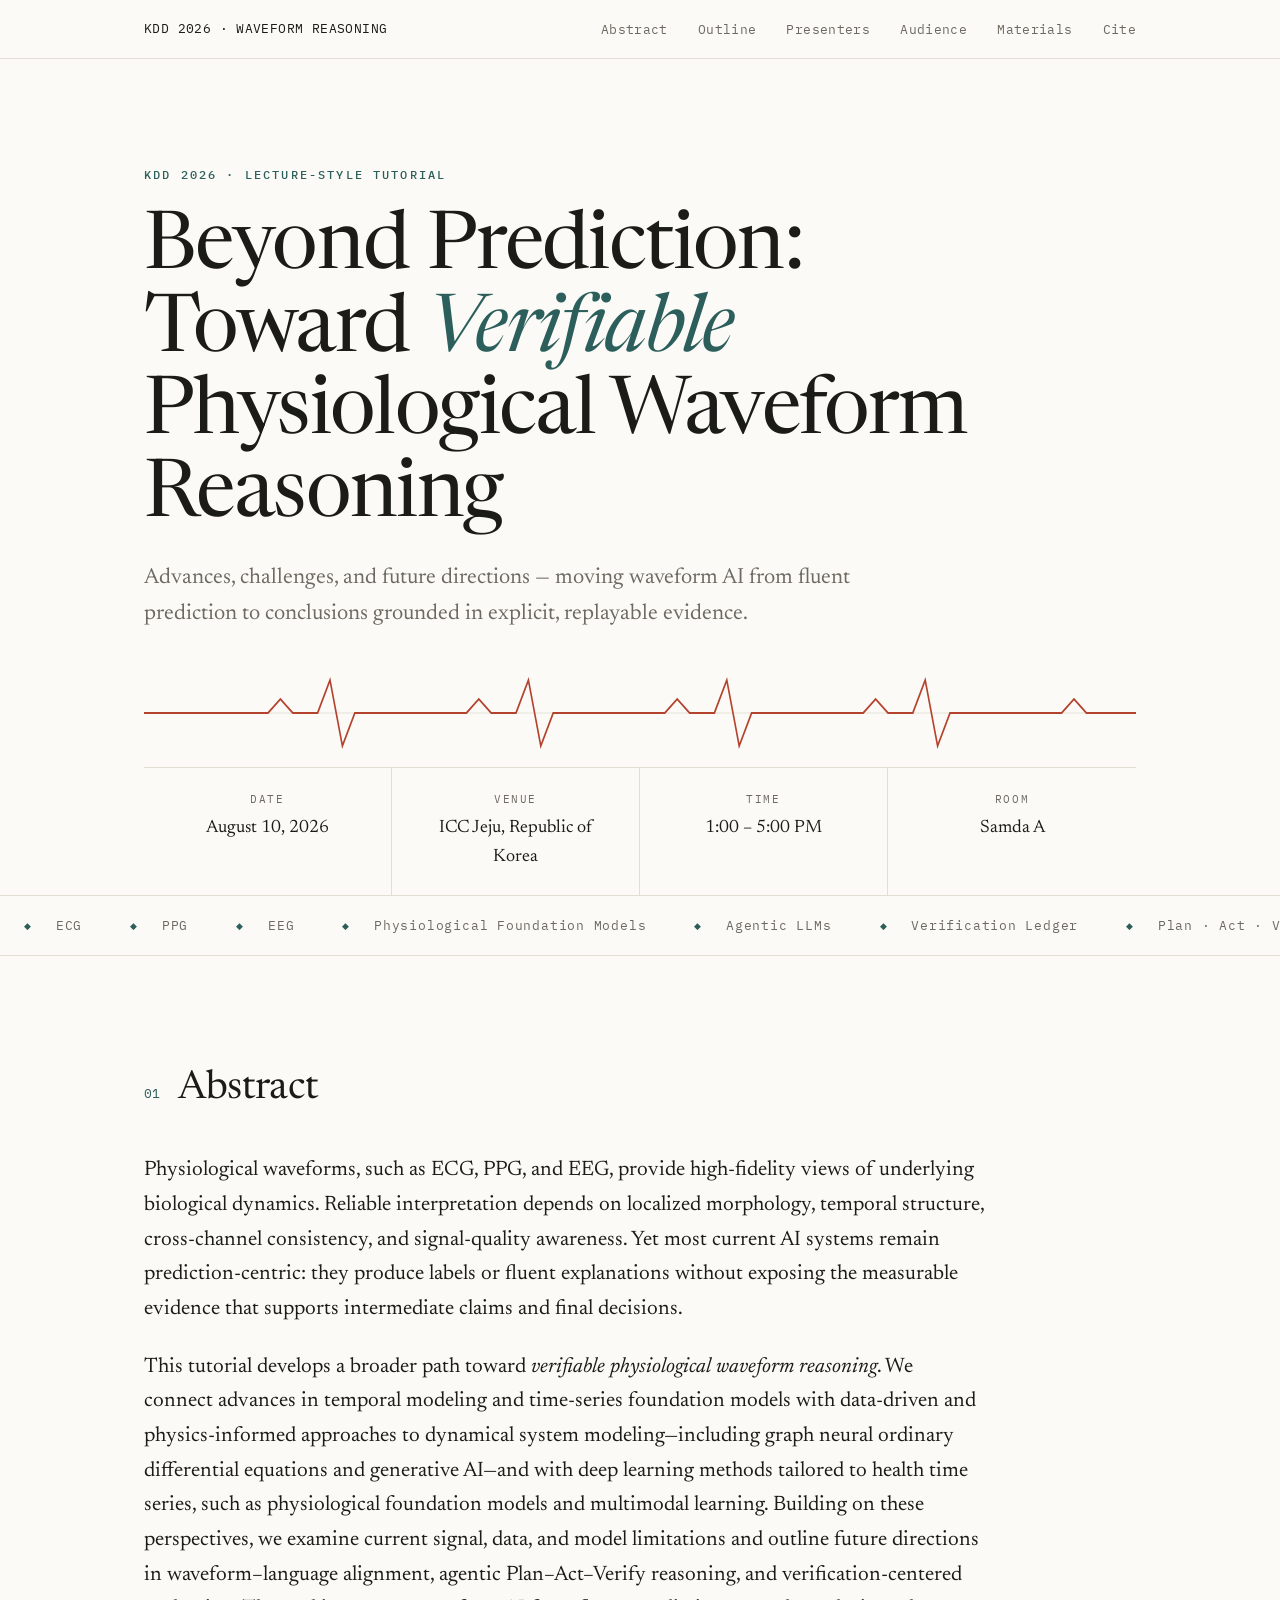
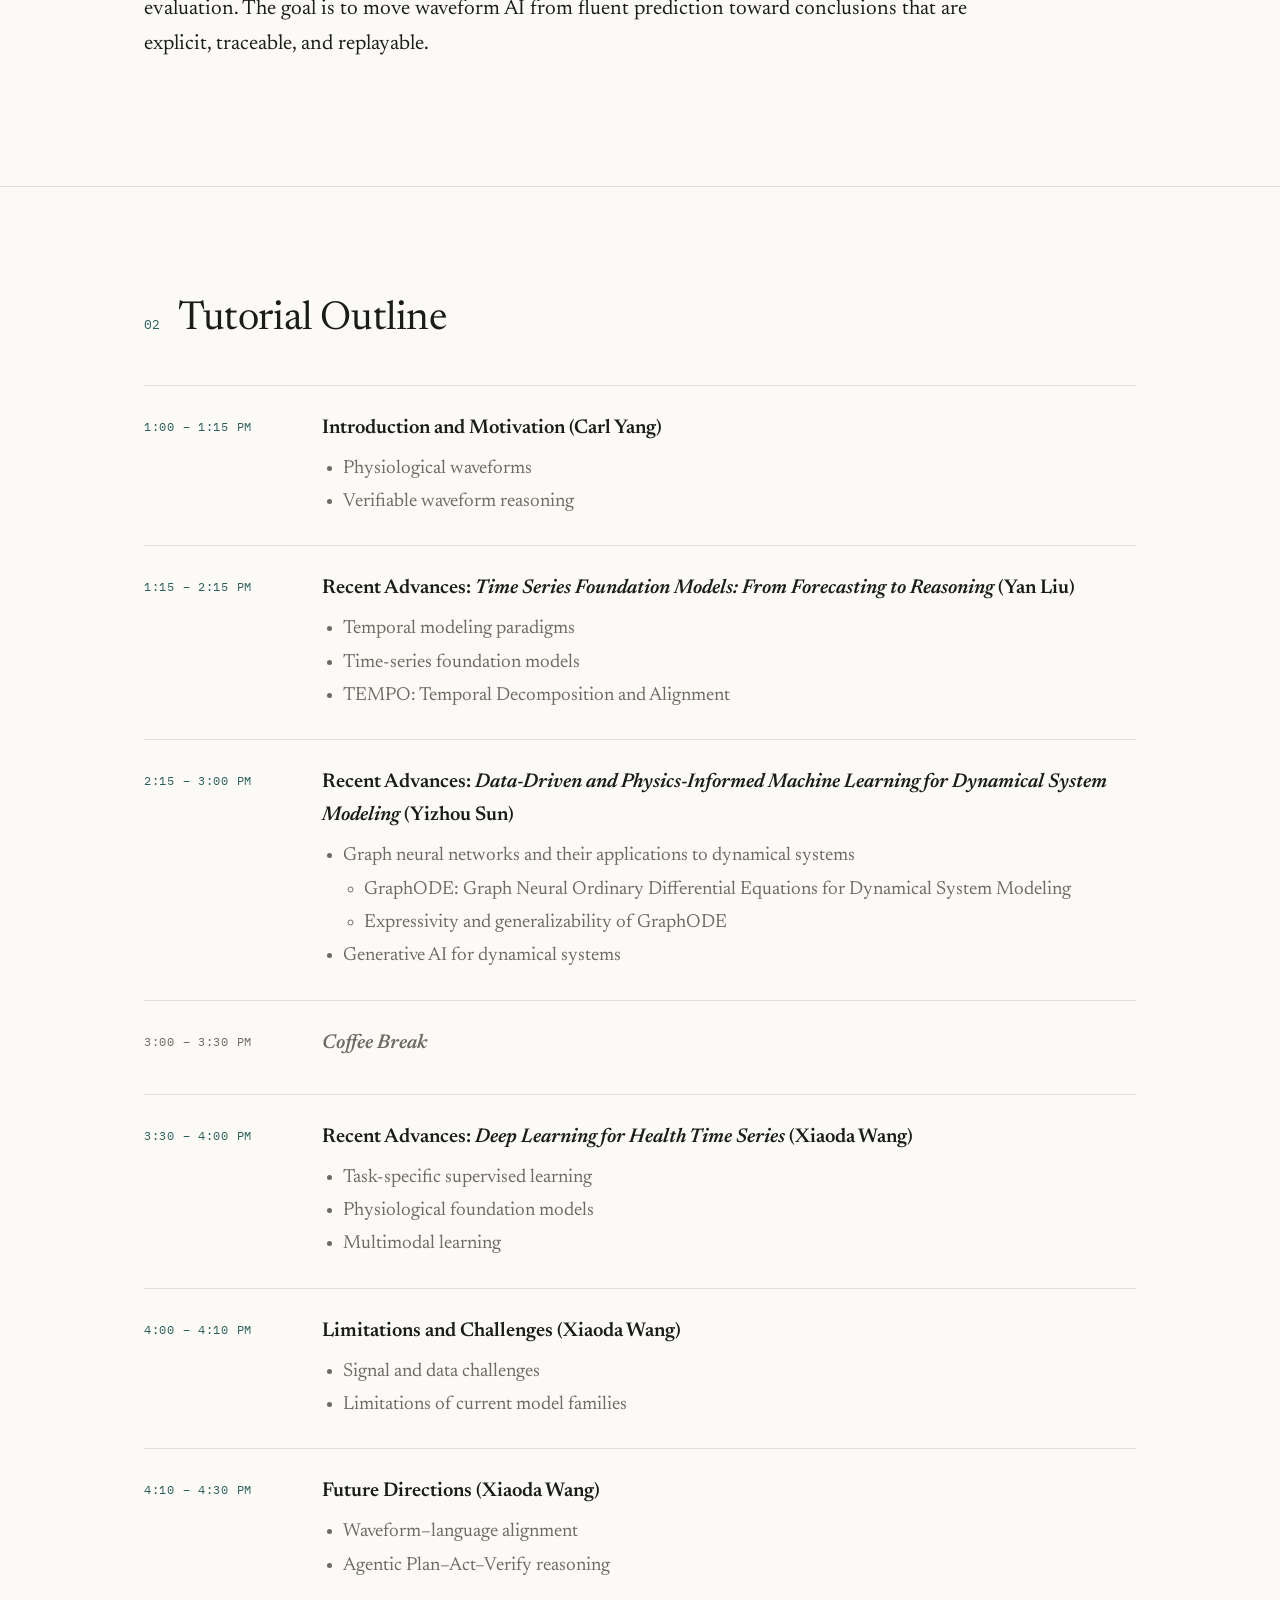
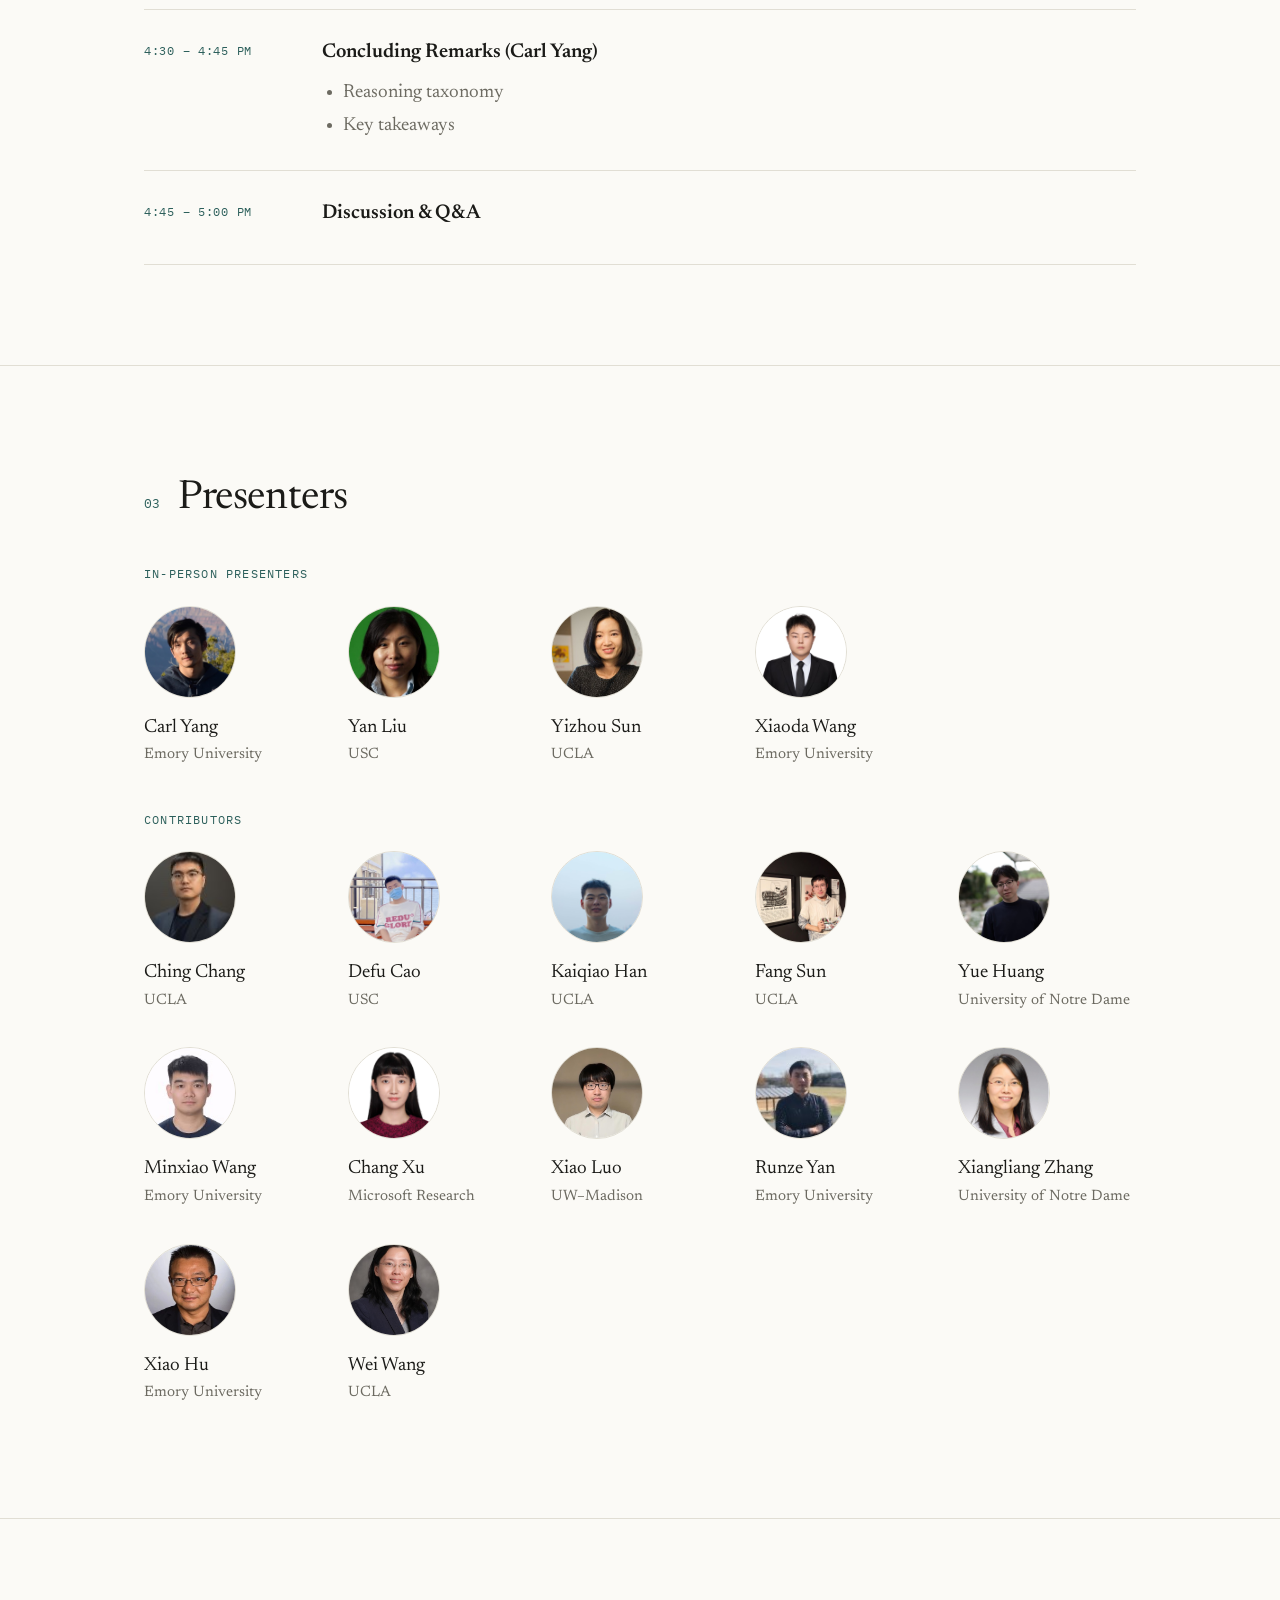
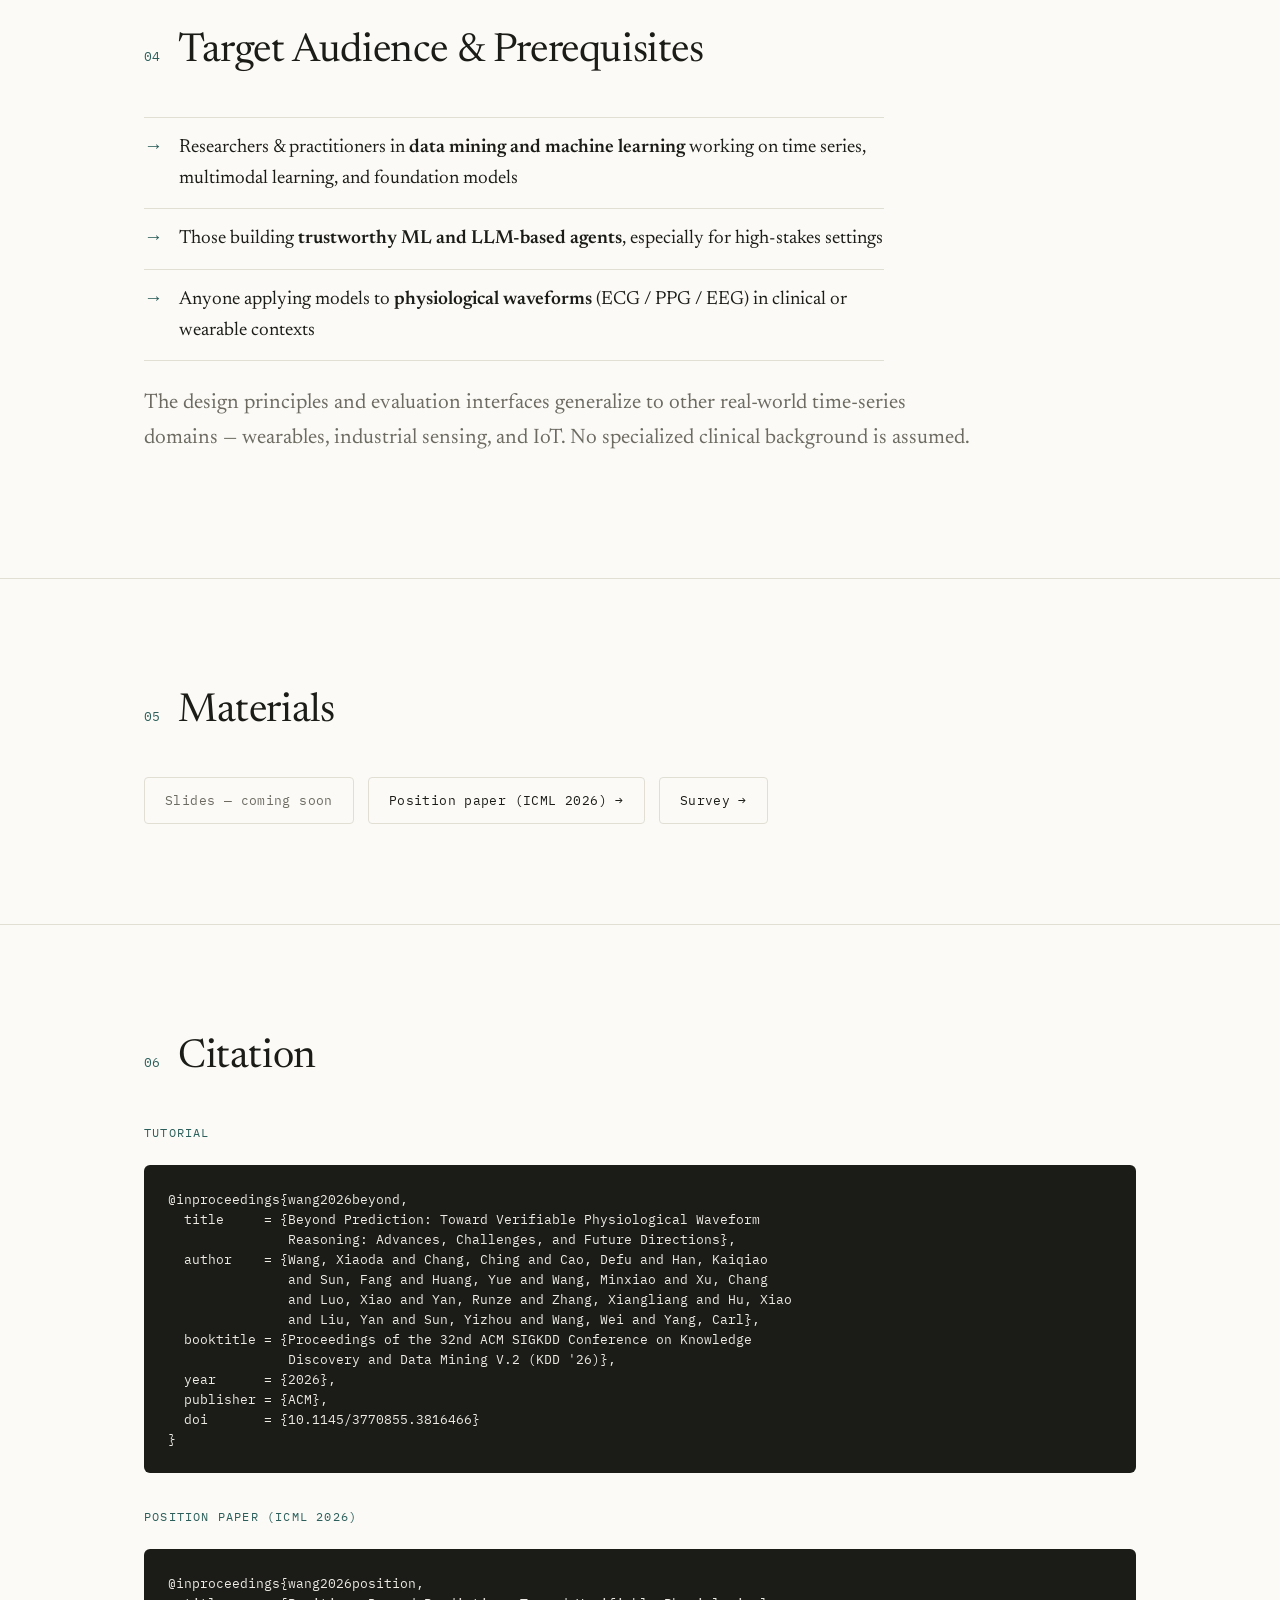
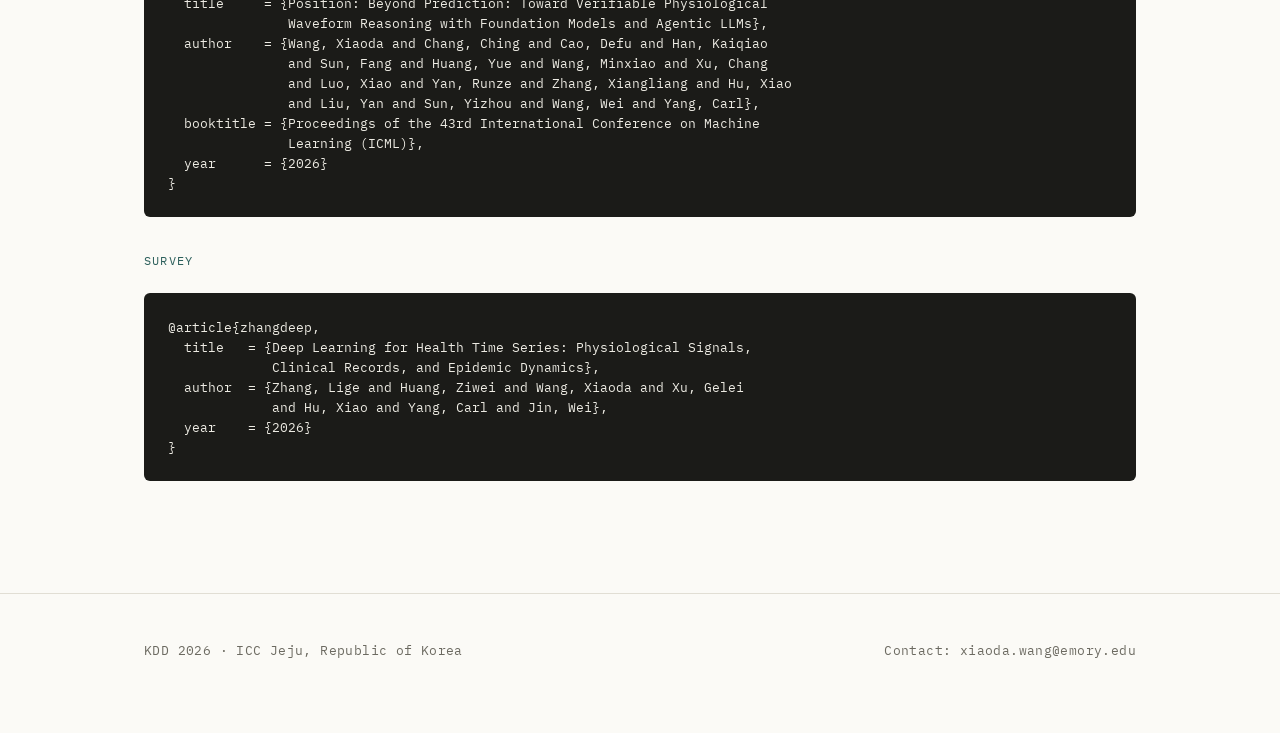
<file: kdd2026_tutorial.html>
<!DOCTYPE html>
<html lang="en">
<head>
<meta charset="UTF-8" />
<meta name="viewport" content="width=device-width, initial-scale=1.0" />
<title>Beyond Prediction — Verifiable Physiological Waveform Reasoning · KDD 2026 Tutorial</title>
<meta name="description" content="KDD 2026 lecture-style tutorial on verifiable physiological waveform reasoning with foundation models and agentic LLMs." />
<link rel="canonical" href="https://ignite-abd.github.io/kdd2026_tutorial.html" />

<!-- Open Graph / Twitter — link-share preview -->
<meta property="og:type" content="website" />
<meta property="og:title" content="Beyond Prediction: Toward Verifiable Physiological Waveform Reasoning — KDD 2026 Tutorial" />
<meta property="og:description" content="A KDD 2026 lecture-style tutorial: moving waveform AI (ECG/PPG/EEG) from fluent prediction to conclusions grounded in explicit, replayable evidence." />
<meta property="og:url" content="https://ignite-abd.github.io/kdd2026_tutorial.html" />
<meta name="twitter:card" content="summary" />
<meta name="twitter:title" content="Beyond Prediction: Verifiable Physiological Waveform Reasoning — KDD 2026 Tutorial" />
<meta name="twitter:description" content="Advances, challenges, and future directions toward verifiable, closed-loop waveform reasoning." />

<!-- Favicon: minimal ECG pulse (inline SVG, no external request) -->
<link rel="icon" href="data:image/svg+xml,%3Csvg xmlns='http://www.w3.org/2000/svg' viewBox='0 0 32 32'%3E%3Crect width='32' height='32' fill='%23FBFAF6'/%3E%3Cpath d='M2 16 H11 L13 16 L15 7 L18 25 L20 16 L23 16 L24 13 L25 16 H30' fill='none' stroke='%23B4432E' stroke-width='2' stroke-linejoin='round' stroke-linecap='round'/%3E%3C/svg%3E" />

<!-- =====================================================================
     KDD 2026 LECTURE-STYLE TUTORIAL — "Beyond Prediction"
     Single self-contained file. Presenter photos live in ./assets/img/
     (sourced from each presenter's homepage, ~400px, <40KB each).
     ===================================================================== -->

<link rel="preconnect" href="https://fonts.googleapis.com" />
<link rel="preconnect" href="https://fonts.gstatic.com" crossorigin />
<link href="https://fonts.googleapis.com/css2?family=Newsreader:ital,opsz,wght@0,6..72,300;0,6..72,400;0,6..72,500;0,6..72,600;1,6..72,400;1,6..72,500&family=IBM+Plex+Mono:wght@400;500&display=swap" rel="stylesheet" />

<style>
  :root{
    --paper:#FBFAF6; --paper-2:#F3F1EA; --ink:#1B1B18; --muted:#6C6A61;
    --hair:#E1DED4; --accent:#2C5F5B; --pulse:#B4432E;
    --serif:"Newsreader",Georgia,"Times New Roman",serif;
    --mono:"IBM Plex Mono",ui-monospace,Menlo,monospace;
    --maxw:1120px; --pad:clamp(20px,5vw,64px);
  }
  *{box-sizing:border-box;}
  html{scroll-behavior:smooth;}
  @media (prefers-reduced-motion:reduce){html{scroll-behavior:auto;}}
  body{margin:0;background:var(--paper);color:var(--ink);font-family:var(--serif);
    font-size:19px;line-height:1.65;-webkit-font-smoothing:antialiased;text-rendering:optimizeLegibility;}
  .wrap{max-width:var(--maxw);margin:0 auto;padding-inline:var(--pad);}
  a{color:var(--ink);text-decoration-color:var(--hair);text-underline-offset:3px;}
  a:hover{text-decoration-color:var(--accent);}
  a:focus-visible,button:focus-visible{outline:2px solid var(--accent);outline-offset:3px;}
  .eyebrow{font-family:var(--mono);font-size:12px;letter-spacing:.18em;text-transform:uppercase;color:var(--accent);font-weight:500;}

  /* nav */
  nav.topbar{position:sticky;top:0;z-index:50;background:color-mix(in srgb,var(--paper) 88%,transparent);backdrop-filter:blur(8px);border-bottom:1px solid var(--hair);}
  nav.topbar .wrap{display:flex;align-items:center;justify-content:space-between;height:58px;}
  nav.topbar .brand{font-family:var(--mono);font-size:13px;letter-spacing:.03em;}
  nav.topbar .links{display:flex;gap:clamp(14px,2.4vw,30px);}
  nav.topbar .links a{font-family:var(--mono);font-size:12.5px;color:var(--muted);letter-spacing:.03em;text-decoration:none;}
  nav.topbar .links a:hover{color:var(--ink);}
  @media (max-width:720px){nav.topbar .links{display:none;}}

  /* hero */
  header.hero{padding-top:clamp(52px,9vw,100px);}
  header.hero h1{font-weight:400;font-size:clamp(36px,6.6vw,80px);line-height:1.03;letter-spacing:-.02em;margin:18px 0 0;max-width:18ch;}
  header.hero h1 em{font-style:italic;color:var(--accent);}
  header.hero .sub{margin-top:22px;max-width:64ch;font-size:clamp(18px,2.2vw,22px);color:var(--muted);}
  .wave{margin:38px 0 6px;width:100%;height:84px;display:block;}
  .wave path{fill:none;stroke:var(--pulse);stroke-width:2;}
  .wave .trace{stroke-dasharray:2600;stroke-dashoffset:2600;animation:draw 3.6s ease-out forwards;}
  .wave .grid{stroke:var(--hair);stroke-width:1;}
  @keyframes draw{to{stroke-dashoffset:0;}}
  @media (prefers-reduced-motion:reduce){.wave .trace{animation:none;stroke-dashoffset:0;}}

  .meta{display:flex;flex-wrap:wrap;border-top:1px solid var(--hair);margin-top:12px;}
  .meta .cell{flex:1 1 150px;padding:22px 28px;text-align:center;border-right:1px solid var(--hair);}
  .meta .cell:last-child{border-right:none;}
  .meta .k{font-family:var(--mono);font-size:11px;letter-spacing:.14em;text-transform:uppercase;color:var(--muted);}
  .meta .v{margin-top:6px;font-size:18px;}
  @media (max-width:720px){.meta .cell{flex-basis:100%;border-right:none;border-bottom:1px solid var(--hair);}}

  .ticker{border-top:1px solid var(--hair);border-bottom:1px solid var(--hair);overflow:hidden;white-space:nowrap;padding:14px 0;}
  .ticker .run{display:inline-block;font-family:var(--mono);font-size:13px;letter-spacing:.06em;color:var(--muted);animation:slide 30s linear infinite;}
  .ticker .run span{padding:0 24px;}
  .ticker .run span::before{content:"\25C6";color:var(--accent);padding-right:24px;font-size:9px;vertical-align:middle;}
  @keyframes slide{from{transform:translateX(0);}to{transform:translateX(-50%);}}
  @media (prefers-reduced-motion:reduce){.ticker .run{animation:none;}}

  section{padding:clamp(56px,8vw,100px) 0;border-bottom:1px solid var(--hair);}
  .sec-head{display:flex;align-items:baseline;gap:18px;margin-bottom:32px;}
  .sec-head .num{font-family:var(--mono);font-size:13px;color:var(--accent);}
  .sec-head h2{font-weight:400;font-size:clamp(26px,4vw,40px);letter-spacing:-.01em;margin:0;}
  .lede{max-width:70ch;font-size:clamp(18px,2vw,21px);}
  .lede p{margin:0 0 1.1em;}

  /* outline */
  .outline{display:grid;}
  .part{display:grid;grid-template-columns:150px 1fr;gap:28px;padding:26px 0;border-top:1px solid var(--hair);}
  .part:last-child{border-bottom:1px solid var(--hair);}
  .part .lbl{font-family:var(--mono);font-size:12px;letter-spacing:.06em;color:var(--accent);padding-top:5px;}
  .part.brk .lbl{color:var(--muted);}
  .part h3{font-weight:600;font-size:20px;margin:0 0 8px;}
  .part ul{margin:0;padding-left:1.1em;color:var(--muted);}
  .part ul li{margin:2px 0;}
  .part.brk h3{color:var(--muted);font-weight:600;font-style:italic;}
  @media (max-width:720px){.part{grid-template-columns:1fr;gap:6px;}}

  /* people */
  .grp-label{font-family:var(--mono);font-size:12px;letter-spacing:.1em;text-transform:uppercase;color:var(--accent);margin:8px 0 22px;}
  .people{display:grid;grid-template-columns:repeat(auto-fill,minmax(170px,1fr));gap:34px 26px;margin-bottom:12px;}
  .person img{width:92px;height:92px;border-radius:50%;object-fit:cover;background:var(--paper-2);border:1px solid var(--hair);display:block;}
  .person .name{font-size:19px;margin-top:14px;}
  .person .name a{text-decoration:none;}
  .person .aff{color:var(--muted);font-size:15px;}
  .person .foc{font-size:14.5px;color:var(--muted);margin-top:6px;line-height:1.45;}
  .contrib{max-width:78ch;color:var(--muted);font-size:17px;line-height:1.9;margin-top:6px;}
  .contrib b{color:var(--ink);font-weight:500;}

  ul.aud{list-style:none;padding:0;margin:0;max-width:74ch;}
  ul.aud li{padding:14px 0;border-top:1px solid var(--hair);display:flex;gap:16px;}
  ul.aud li:last-child{border-bottom:1px solid var(--hair);}
  ul.aud li::before{content:"\2192";color:var(--accent);}
  ul.aud li b{font-weight:600;}

  .materials{display:flex;flex-wrap:wrap;gap:14px;}
  .materials a{font-family:var(--mono);font-size:13px;letter-spacing:.03em;border:1px solid var(--hair);padding:12px 20px;border-radius:4px;text-decoration:none;color:var(--ink);}
  .materials a:hover{border-color:var(--accent);color:var(--accent);}
  .materials a[aria-disabled="true"]{color:var(--muted);pointer-events:none;}

  pre.bib{background:var(--ink);color:#EDEBE3;font-family:var(--mono);font-size:12.5px;line-height:1.6;padding:24px;border-radius:6px;overflow-x:auto;}

  footer{padding:46px 0 72px;color:var(--muted);}
  footer .wrap{display:flex;justify-content:space-between;flex-wrap:wrap;gap:12px;font-family:var(--mono);font-size:13px;letter-spacing:.03em;}

  .reveal{opacity:0;transform:translateY(14px);transition:opacity .7s ease,transform .7s ease;}
  .reveal.in{opacity:1;transform:none;}
  @media (prefers-reduced-motion:reduce){.reveal{opacity:1;transform:none;transition:none;}}
</style>
</head>
<body>

<nav class="topbar">
  <div class="wrap">
    <span class="brand">KDD 2026 · WAVEFORM REASONING</span>
    <div class="links">
      <a href="#abstract">Abstract</a>
      <a href="#outline">Outline</a>
      <a href="#presenters">Presenters</a>
      <a href="#audience">Audience</a>
      <a href="#materials">Materials</a>
      <a href="#cite">Cite</a>
    </div>
  </div>
</nav>

<header class="hero">
  <div class="wrap">
    <span class="eyebrow">KDD 2026 · Lecture-Style Tutorial</span>
    <h1>Beyond Prediction: Toward <em>Verifiable</em> Physiological Waveform Reasoning</h1>
    <p class="sub">Advances, challenges, and future directions — moving waveform AI from fluent prediction to conclusions grounded in explicit, replayable evidence.</p>
    <svg class="wave" viewBox="0 0 1200 84" preserveAspectRatio="none" aria-hidden="true">
      <line class="grid" x1="0" y1="42" x2="1200" y2="42" />
      <path class="trace" d="M0,42 L120,42 L150,42 L165,28 L180,42 L210,42 L225,9 L240,75 L255,42 L360,42 L390,42 L405,28 L420,42 L450,42 L465,9 L480,75 L495,42 L600,42 L630,42 L645,28 L660,42 L690,42 L705,9 L720,75 L735,42 L840,42 L870,42 L885,28 L900,42 L930,42 L945,9 L960,75 L975,42 L1080,42 L1110,42 L1125,28 L1140,42 L1200,42" />
    </svg>
  </div>
  <div class="wrap">
    <div class="meta">
      <div class="cell"><div class="k">Date</div><div class="v">August 10, 2026</div></div>
      <div class="cell"><div class="k">Venue</div><div class="v">ICC Jeju, Republic of Korea</div></div>
      <div class="cell"><div class="k">Time</div><div class="v">1:00 – 5:00 PM</div></div>
      <div class="cell"><div class="k">Room</div><div class="v">Samda A</div></div>
    </div>
  </div>
  <div class="ticker" aria-hidden="true">
    <div class="run">
      <span>ECG</span><span>PPG</span><span>EEG</span><span>Physiological Foundation Models</span><span>Agentic LLMs</span><span>Verification Ledger</span><span>Plan · Act · Verify</span>
      <span>ECG</span><span>PPG</span><span>EEG</span><span>Physiological Foundation Models</span><span>Agentic LLMs</span><span>Verification Ledger</span><span>Plan · Act · Verify</span>
    </div>
  </div>
</header>

<section id="abstract">
  <div class="wrap">
    <div class="sec-head"><span class="num">01</span><h2>Abstract</h2></div>
    <div class="lede reveal">
      <p>Physiological waveforms, such as ECG, PPG, and EEG, provide high-fidelity views of underlying biological dynamics. Reliable interpretation depends on localized morphology, temporal structure, cross-channel consistency, and signal-quality awareness. Yet most current AI systems remain prediction-centric: they produce labels or fluent explanations without exposing the measurable evidence that supports intermediate claims and final decisions.</p>
      <p>This tutorial develops a broader path toward <em>verifiable physiological waveform reasoning</em>. We connect advances in temporal modeling and time-series foundation models with data-driven and physics-informed approaches to dynamical system modeling—including graph neural ordinary differential equations and generative AI—and with deep learning methods tailored to health time series, such as physiological foundation models and multimodal learning. Building on these perspectives, we examine current signal, data, and model limitations and outline future directions in waveform–language alignment, agentic Plan–Act–Verify reasoning, and verification-centered evaluation. The goal is to move waveform AI from fluent prediction toward conclusions that are explicit, traceable, and replayable.</p>
    </div>
  </div>
</section>

<section id="outline">
  <div class="wrap">
    <div class="sec-head"><span class="num">02</span><h2>Tutorial Outline</h2></div>
    <div class="outline reveal">
      <div class="part">
        <div class="lbl">1:00 – 1:15 PM</div>
        <div><h3>Introduction and Motivation (Carl Yang)</h3>
          <ul><li>Physiological waveforms</li><li>Verifiable waveform reasoning</li></ul></div>
      </div>
      <div class="part">
        <div class="lbl">1:15 – 2:15 PM</div>
        <div><h3>Recent Advances: <em>Time Series Foundation Models: From Forecasting to Reasoning</em> (Yan Liu)</h3>
          <ul><li>Temporal modeling paradigms</li><li>Time-series foundation models</li><li>TEMPO: Temporal Decomposition and Alignment</li></ul></div>
      </div>
      <div class="part">
        <div class="lbl">2:15 – 3:00 PM</div>
        <div><h3>Recent Advances: <em>Data-Driven and Physics-Informed Machine Learning for Dynamical System Modeling</em> (Yizhou Sun)</h3>
          <ul>
            <li>Graph neural networks and their applications to dynamical systems
              <ul><li>GraphODE: Graph Neural Ordinary Differential Equations for Dynamical System Modeling</li><li>Expressivity and generalizability of GraphODE</li></ul>
            </li>
            <li>Generative AI for dynamical systems</li>
          </ul></div>
      </div>
      <div class="part brk">
        <div class="lbl">3:00 – 3:30 PM</div>
        <div><h3>Coffee Break</h3></div>
      </div>
      <div class="part">
        <div class="lbl">3:30 – 4:00 PM</div>
        <div><h3>Recent Advances: <em>Deep Learning for Health Time Series</em> (Xiaoda Wang)</h3>
          <ul><li>Task-specific supervised learning</li><li>Physiological foundation models</li><li>Multimodal learning</li></ul></div>
      </div>
      <div class="part">
        <div class="lbl">4:00 – 4:10 PM</div>
        <div><h3>Limitations and Challenges (Xiaoda Wang)</h3>
          <ul><li>Signal and data challenges</li><li>Limitations of current model families</li></ul></div>
      </div>
      <div class="part">
        <div class="lbl">4:10 – 4:30 PM</div>
        <div><h3>Future Directions (Xiaoda Wang)</h3>
          <ul><li>Waveform–language alignment</li><li>Agentic Plan–Act–Verify reasoning</li></ul></div>
      </div>
      <div class="part">
        <div class="lbl">4:30 – 4:45 PM</div>
        <div><h3>Concluding Remarks (Carl Yang)</h3>
          <ul><li>Reasoning taxonomy</li><li>Key takeaways</li></ul></div>
      </div>
      <div class="part">
        <div class="lbl">4:45 – 5:00 PM</div>
        <div><h3>Discussion &amp; Q&amp;A</h3></div>
      </div>
    </div>
  </div>
</section>

<section id="presenters">
  <div class="wrap">
    <div class="sec-head"><span class="num">03</span><h2>Presenters</h2></div>

    <div class="grp-label">In-person presenters</div>
    <div class="people reveal">
      <div class="person">
        <img src="assets/img/carlyang.jpg" alt="Carl Yang" loading="lazy" width="92" height="92" decoding="async" onerror="this.style.opacity=.4" />
        <div class="name"><a href="https://www.cs.emory.edu/~jyang71/">Carl Yang</a></div>
        <div class="aff">Emory University</div>
      </div>
      <div class="person">
        <img src="assets/img/yanliu.jpg" alt="Yan Liu" loading="lazy" width="92" height="92" decoding="async" onerror="this.style.opacity=.4" />
        <div class="name"><a href="https://sites.google.com/view/yanliu-ai/home">Yan Liu</a></div>
        <div class="aff">USC</div>
      </div>
      <div class="person">
        <img src="assets/img/yizhousun.jpg" alt="Yizhou Sun" loading="lazy" width="92" height="92" decoding="async" onerror="this.style.opacity=.4" />
        <div class="name"><a href="https://www.cs.ucla.edu/~yzsun/">Yizhou Sun</a></div>
        <div class="aff">UCLA</div>
      </div>
      <div class="person">
        <img src="assets/img/xiaodawang.jpg" alt="Xiaoda Wang" loading="lazy" width="92" height="92" decoding="async" onerror="this.style.opacity=.4" />
        <div class="name"><a href="https://ignite-abd.github.io/">Xiaoda Wang</a></div>
        <div class="aff">Emory University</div>
      </div>
    </div>

    <div class="grp-label" style="margin-top:42px;">Contributors</div>
    <div class="people reveal">
      <div class="person">
        <img src="assets/img/chingchang.jpg" alt="Ching Chang" loading="lazy" width="92" height="92" decoding="async" onerror="this.style.opacity=.4" />
        <div class="name"><a href="https://blacksnail789521.github.io/">Ching Chang</a></div>
        <div class="aff">UCLA</div>
      </div>
      <div class="person">
        <img src="assets/img/defucao.jpg" alt="Defu Cao" loading="lazy" width="92" height="92" decoding="async" onerror="this.style.opacity=.4" />
        <div class="name"><a href="https://idevede.github.io/">Defu Cao</a></div>
        <div class="aff">USC</div>
      </div>
      <div class="person">
        <img src="assets/img/kaiqiaohan.jpg" alt="Kaiqiao Han" loading="lazy" width="92" height="92" decoding="async" onerror="this.style.opacity=.4" />
        <div class="name"><a href="https://kaiqiaohan-ai.github.io/">Kaiqiao Han</a></div>
        <div class="aff">UCLA</div>
      </div>
      <div class="person">
        <img src="assets/img/fangsun.jpg" alt="Fang Sun" loading="lazy" width="92" height="92" decoding="async" onerror="this.style.opacity=.4" />
        <div class="name"><a href="https://web.cs.ucla.edu/~fts/">Fang Sun</a></div>
        <div class="aff">UCLA</div>
      </div>
      <div class="person">
        <img src="assets/img/yuehuang.jpg" alt="Yue Huang" loading="lazy" width="92" height="92" decoding="async" onerror="this.style.opacity=.4" />
        <div class="name"><a href="https://howiehwong.github.io/">Yue Huang</a></div>
        <div class="aff">University of Notre Dame</div>
      </div>
      <div class="person">
        <img src="assets/img/minxiaowang.jpg" alt="Minxiao Wang" loading="lazy" width="92" height="92" decoding="async" onerror="this.style.opacity=.4" />
        <div class="name"><a href="https://scholar.google.com/citations?user=gwcE7voAAAAJ">Minxiao Wang</a></div>
        <div class="aff">Emory University</div>
      </div>
      <div class="person">
        <img src="assets/img/chang.jpg" alt="Chang Xu" loading="lazy" width="92" height="92" decoding="async" onerror="this.style.opacity=.4" />
        <div class="name"><a href="https://chang-xu.github.io/">Chang Xu</a></div>
        <div class="aff">Microsoft Research</div>
      </div>
      <div class="person">
        <img src="assets/img/xiaoluo.jpg" alt="Xiao Luo" loading="lazy" width="92" height="92" decoding="async" onerror="this.style.opacity=.4" />
        <div class="name"><a href="https://luoxiao12.github.io/">Xiao Luo</a></div>
        <div class="aff">UW–Madison</div>
      </div>
      <div class="person">
        <img src="assets/img/runzeyan.jpg" alt="Runze Yan" loading="lazy" width="92" height="92" decoding="async" onerror="this.style.opacity=.4" />
        <div class="name"><a href="https://scholar.google.com/citations?user=GnubTzsAAAAJ">Runze Yan</a></div>
        <div class="aff">Emory University</div>
      </div>
      <div class="person">
        <img src="assets/img/xiangliangzhang.jpg" alt="Xiangliang Zhang" loading="lazy" width="92" height="92" decoding="async" onerror="this.style.opacity=.4" />
        <div class="name"><a href="https://sites.nd.edu/xiangliang-zhang/">Xiangliang Zhang</a></div>
        <div class="aff">University of Notre Dame</div>
      </div>
      <div class="person">
        <img src="assets/img/xiaohu.jpg" alt="Xiao Hu" loading="lazy" width="92" height="92" decoding="async" onerror="this.style.opacity=.4" />
        <div class="name"><a href="https://www.nursing.emory.edu/faculty-staff/xiao-hu">Xiao Hu</a></div>
        <div class="aff">Emory University</div>
      </div>
      <div class="person">
        <img src="assets/img/weiwang.jpg" alt="Wei Wang" loading="lazy" width="92" height="92" decoding="async" onerror="this.style.opacity=.4" />
        <div class="name"><a href="https://web.cs.ucla.edu/~weiwang/">Wei Wang</a></div>
        <div class="aff">UCLA</div>
      </div>
    </div>
  </div>
</section>

<section id="audience">
  <div class="wrap">
    <div class="sec-head"><span class="num">04</span><h2>Target Audience &amp; Prerequisites</h2></div>
    <ul class="aud reveal">
      <li><span>Researchers &amp; practitioners in <b>data mining and machine learning</b> working on time series, multimodal learning, and foundation models</span></li>
      <li><span>Those building <b>trustworthy ML and LLM-based agents</b>, especially for high-stakes settings</span></li>
      <li><span>Anyone applying models to <b>physiological waveforms</b> (ECG / PPG / EEG) in clinical or wearable contexts</span></li>
    </ul>
    <p class="lede reveal" style="margin-top:26px;color:var(--muted)">The design principles and evaluation interfaces generalize to other real-world time-series domains — wearables, industrial sensing, and IoT. No specialized clinical background is assumed.</p>
  </div>
</section>

<section id="materials">
  <div class="wrap">
    <div class="sec-head"><span class="num">05</span><h2>Materials</h2></div>
    <div class="materials reveal">
      <a href="#" aria-disabled="true">Slides — coming soon</a>
      <a href="https://openreview.net/pdf?id=cgpU6fhUXx">Position paper (ICML 2026) →</a>
      <a href="https://www.cs.emory.edu/~wjin30/files/ts4health.pdf">Survey →</a>
    </div>
  </div>
</section>

<section id="cite">
  <div class="wrap">
    <div class="sec-head"><span class="num">06</span><h2>Citation</h2></div>
    <div class="grp-label reveal">Tutorial</div>
    <pre class="bib reveal">@inproceedings{wang2026beyond,
  title     = {Beyond Prediction: Toward Verifiable Physiological Waveform
               Reasoning: Advances, Challenges, and Future Directions},
  author    = {Wang, Xiaoda and Chang, Ching and Cao, Defu and Han, Kaiqiao
               and Sun, Fang and Huang, Yue and Wang, Minxiao and Xu, Chang
               and Luo, Xiao and Yan, Runze and Zhang, Xiangliang and Hu, Xiao
               and Liu, Yan and Sun, Yizhou and Wang, Wei and Yang, Carl},
  booktitle = {Proceedings of the 32nd ACM SIGKDD Conference on Knowledge
               Discovery and Data Mining V.2 (KDD '26)},
  year      = {2026},
  publisher = {ACM},
  doi       = {10.1145/3770855.3816466}
}</pre>
    <div class="grp-label reveal" style="margin-top:34px;">Position paper (ICML 2026)</div>
    <pre class="bib reveal">@inproceedings{wang2026position,
  title     = {Position: Beyond Prediction: Toward Verifiable Physiological
               Waveform Reasoning with Foundation Models and Agentic LLMs},
  author    = {Wang, Xiaoda and Chang, Ching and Cao, Defu and Han, Kaiqiao
               and Sun, Fang and Huang, Yue and Wang, Minxiao and Xu, Chang
               and Luo, Xiao and Yan, Runze and Zhang, Xiangliang and Hu, Xiao
               and Liu, Yan and Sun, Yizhou and Wang, Wei and Yang, Carl},
  booktitle = {Proceedings of the 43rd International Conference on Machine
               Learning (ICML)},
  year      = {2026}
}</pre>
    <div class="grp-label reveal" style="margin-top:34px;">Survey</div>
    <pre class="bib reveal">@article{zhangdeep,
  title   = {Deep Learning for Health Time Series: Physiological Signals,
             Clinical Records, and Epidemic Dynamics},
  author  = {Zhang, Lige and Huang, Ziwei and Wang, Xiaoda and Xu, Gelei
             and Hu, Xiao and Yang, Carl and Jin, Wei},
  year    = {2026}
}</pre>
  </div>
</section>

<footer>
  <div class="wrap">
    <span>KDD 2026 · ICC Jeju, Republic of Korea</span>
    <span>Contact: xiaoda.wang@emory.edu</span>
  </div>
</footer>

<script>
  const io=new IntersectionObserver(es=>{es.forEach(e=>{if(e.isIntersecting){e.target.classList.add('in');io.unobserve(e.target);}});},{threshold:.12});
  document.querySelectorAll('.reveal').forEach(el=>io.observe(el));
</script>
</body>
</html>
</file>
